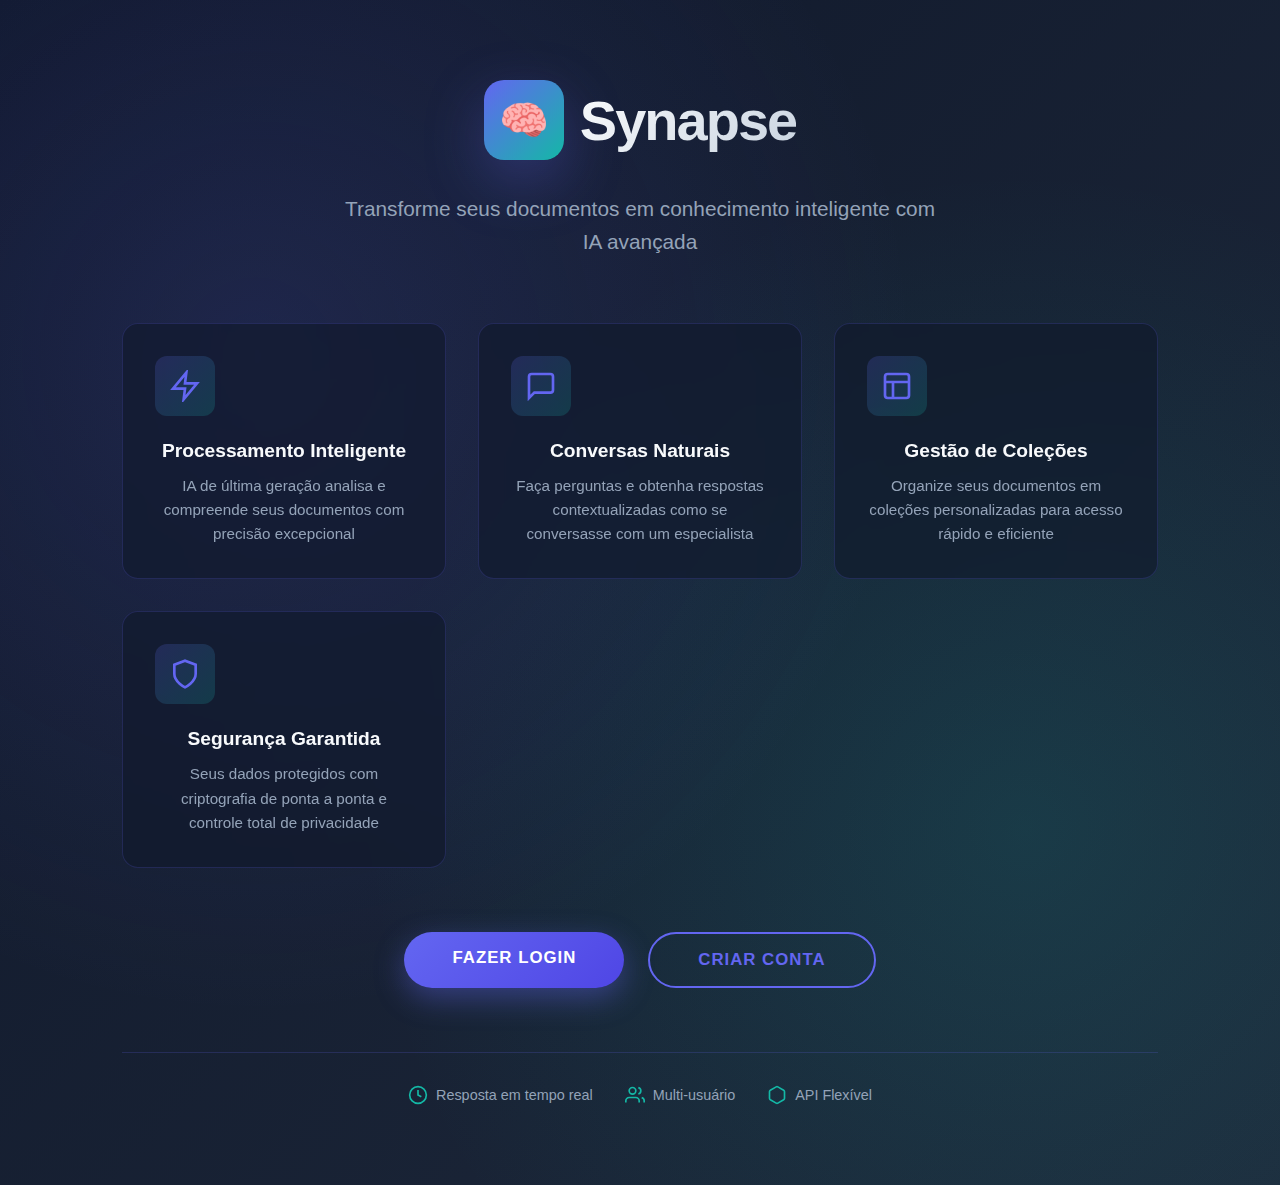
<file: Web/WelcomePage/Index.html>
<!DOCTYPE html>
<html lang="pt-br">
<head>
    <meta charset="UTF-8">
    <meta name="viewport" content="width=device-width, initial-scale=1.0">
    <title>Synapse - Seu Assistente Inteligente</title>
    <style>
        /* ====== RESET & VARIÁVEIS ====== */
        * {
            margin: 0;
            padding: 0;
            box-sizing: border-box;
        }

        :root {
            --bg-dark: #0f172a;
            --bg-darker: #020617;
            --primary: #6366f1;
            --primary-dark: #4f46e5;
            --accent: #14b8a6;
            --light: #f8fafc;
            --gray-500: #94a3b8;
            --gray-700: #334155;
        }

        body {
            font-family: 'Inter', -apple-system, BlinkMacSystemFont, 'Segoe UI', sans-serif;
            background: linear-gradient(135deg, #0f172a 0%, #1e293b 100%);
            color: var(--light);
            min-height: 100vh;
            overflow-x: hidden;
        }

        /* ====== CONTAINER PRINCIPAL ====== */
        .login-container {
            min-height: 100vh;
            display: flex;
            align-items: center;
            justify-content: center;
            padding: 2rem 1rem;
            position: relative;
            overflow: hidden;
        }

        /* Background animado */
        .login-container::before {
            content: '';
            position: absolute;
            top: 0;
            left: 0;
            right: 0;
            bottom: 0;
            background: 
                radial-gradient(circle at 20% 30%, rgba(99, 102, 241, 0.15) 0%, transparent 50%),
                radial-gradient(circle at 80% 70%, rgba(20, 184, 166, 0.15) 0%, transparent 50%);
            animation: backgroundPulse 15s ease-in-out infinite;
        }

        @keyframes backgroundPulse {
            0%, 100% { opacity: 0.3; }
            50% { opacity: 0.6; }
        }

        .login-wrapper {
            width: 100%;
            max-width: 1100px;
            position: relative;
            z-index: 1;
        }

        /* ====== WELCOME SCREEN ====== */
        .welcome-screen {
            animation: fadeIn 1s ease-in-out;
            text-align: center;
            padding: 3rem 2rem;
        }

        /* Header da Welcome */
        .welcome-header {
            margin-bottom: 4rem;
        }

        .brand-container {
            display: flex;
            align-items: center;
            justify-content: center;
            gap: 1rem;
            margin-bottom: 2rem;
            animation: slideInDown 0.8s ease-out;
        }

        .brand-logo {
            width: 80px;
            height: 80px;
            background: linear-gradient(135deg, #6366f1, #14b8a6);
            border-radius: 20px;
            display: flex;
            align-items: center;
            justify-content: center;
            font-size: 2.5rem;
            box-shadow: 0 20px 60px rgba(99, 102, 241, 0.3);
            animation: float 3s ease-in-out infinite;
        }

        @keyframes float {
            0%, 100% { transform: translateY(0px); }
            50% { transform: translateY(-10px); }
        }

        .brand-name {
            font-size: 3.5rem;
            font-weight: 900;
            background: linear-gradient(135deg, #f8fafc, #cbd5e1);
            -webkit-background-clip: text;
            -webkit-text-fill-color: transparent;
            letter-spacing: -2px;
        }

        .welcome-tagline {
            font-size: 1.3rem;
            color: var(--gray-500);
            max-width: 600px;
            margin: 0 auto 3rem;
            line-height: 1.6;
            animation: slideInUp 0.8s ease-out 0.2s both;
        }

        /* Features Grid */
        .features-grid {
            display: grid;
            grid-template-columns: repeat(auto-fit, minmax(280px, 1fr));
            gap: 2rem;
            margin-bottom: 4rem;
            animation: slideInUp 0.8s ease-out 0.4s both;
        }

        .feature-card {
            background: rgba(15, 23, 42, 0.6);
            backdrop-filter: blur(10px);
            border: 1px solid rgba(99, 102, 241, 0.2);
            border-radius: 16px;
            padding: 2rem;
            transition: all 0.4s cubic-bezier(0.34, 1.56, 0.64, 1);
            position: relative;
            overflow: hidden;
        }

        .feature-card::before {
            content: '';
            position: absolute;
            top: 0;
            left: 0;
            right: 0;
            height: 3px;
            background: linear-gradient(90deg, var(--primary), var(--accent));
            transform: scaleX(0);
            transform-origin: left;
            transition: transform 0.4s ease;
        }

        .feature-card:hover {
            transform: translateY(-8px);
            border-color: rgba(99, 102, 241, 0.6);
            box-shadow: 0 20px 60px rgba(99, 102, 241, 0.3);
        }

        .feature-card:hover::before {
            transform: scaleX(1);
        }

        .feature-icon-wrapper {
            width: 60px;
            height: 60px;
            background: linear-gradient(135deg, rgba(99, 102, 241, 0.2), rgba(20, 184, 166, 0.2));
            border-radius: 12px;
            display: flex;
            align-items: center;
            justify-content: center;
            margin-bottom: 1.5rem;
            transition: transform 0.3s ease;
        }

        .feature-card:hover .feature-icon-wrapper {
            transform: scale(1.1) rotate(5deg);
        }

        .feature-icon-wrapper svg {
            width: 32px;
            height: 32px;
            color: var(--primary);
        }

        .feature-title {
            font-size: 1.2rem;
            font-weight: 700;
            color: var(--light);
            margin-bottom: 0.75rem;
        }

        .feature-description {
            font-size: 0.95rem;
            color: var(--gray-500);
            line-height: 1.6;
        }

        /* Botões de Ação - AGORA SÃO LINKS */
        .welcome-actions {
            display: flex;
            gap: 1.5rem;
            justify-content: center;
            flex-wrap: wrap;
            animation: slideInUp 0.8s ease-out 0.6s both;
        }

        .btn-primary,
        .btn-secondary {
            padding: 1rem 3rem;
            font-size: 1.05rem;
            font-weight: 700;
            border-radius: 50px;
            border: none;
            cursor: pointer;
            transition: all 0.3s ease;
            text-transform: uppercase;
            letter-spacing: 1px;
            position: relative;
            overflow: hidden;
            text-decoration: none;
            display: inline-block;
        }

        .btn-primary {
            background: linear-gradient(135deg, var(--primary), var(--primary-dark));
            color: white;
            box-shadow: 0 10px 30px rgba(99, 102, 241, 0.4);
        }

        .btn-primary:hover {
            transform: translateY(-3px);
            box-shadow: 0 15px 45px rgba(99, 102, 241, 0.6);
        }

        .btn-secondary {
            background: transparent;
            color: var(--primary);
            border: 2px solid var(--primary);
        }

        .btn-secondary:hover {
            background: rgba(99, 102, 241, 0.1);
            transform: translateY(-3px);
        }

        /* Footer */
        .welcome-footer {
            margin-top: 4rem;
            padding-top: 2rem;
            border-top: 1px solid rgba(99, 102, 241, 0.2);
            display: flex;
            justify-content: center;
            align-items: center;
            gap: 2rem;
            flex-wrap: wrap;
            animation: fadeIn 0.8s ease-out 0.8s both;
        }

        .footer-item {
            display: flex;
            align-items: center;
            gap: 0.5rem;
            color: var(--gray-500);
            font-size: 0.9rem;
        }

        .footer-item svg {
            width: 20px;
            height: 20px;
            color: var(--accent);
        }

        /* Animações */
        @keyframes fadeIn {
            from { opacity: 0; }
            to { opacity: 1; }
        }

        @keyframes slideInDown {
            from {
                opacity: 0;
                transform: translateY(-30px);
            }
            to {
                opacity: 1;
                transform: translateY(0);
            }
        }

        @keyframes slideInUp {
            from {
                opacity: 0;
                transform: translateY(30px);
            }
            to {
                opacity: 1;
                transform: translateY(0);
            }
        }

        /* Responsivo */
        @media (max-width: 768px) {
            .brand-name {
                font-size: 2.5rem;
            }

            .welcome-tagline {
                font-size: 1.1rem;
            }

            .features-grid {
                grid-template-columns: 1fr;
                gap: 1.5rem;
            }

            .welcome-actions {
                flex-direction: column;
                width: 100%;
            }

            .btn-primary,
            .btn-secondary {
                width: 100%;
                text-align: center;
            }
        }
    </style>
</head>
<body>
    <div class="login-container">
        <div class="login-wrapper">
            <div class="welcome-screen">
                <div class="welcome-header">
                    <div class="brand-container">
                        <div class="brand-logo">🧠</div>
                        <h1 class="brand-name">Synapse</h1>
                    </div>
                    <p class="welcome-tagline">
                        Transforme seus documentos em conhecimento inteligente com IA avançada
                    </p>
                </div>

                <div class="features-grid">
                    <div class="feature-card">
                        <div class="feature-icon-wrapper">
                            <svg viewBox="0 0 24 24" fill="none" stroke="currentColor" stroke-width="2">
                                <path d="M13 2L3 14h9l-1 8 10-12h-9l1-8z"/>
                            </svg>
                        </div>
                        <h3 class="feature-title">Processamento Inteligente</h3>
                        <p class="feature-description">
                            IA de última geração analisa e compreende seus documentos com precisão excepcional
                        </p>
                    </div>

                    <div class="feature-card">
                        <div class="feature-icon-wrapper">
                            <svg viewBox="0 0 24 24" fill="none" stroke="currentColor" stroke-width="2">
                                <path d="M21 15a2 2 0 0 1-2 2H7l-4 4V5a2 2 0 0 1 2-2h14a2 2 0 0 1 2 2z"/>
                            </svg>
                        </div>
                        <h3 class="feature-title">Conversas Naturais</h3>
                        <p class="feature-description">
                            Faça perguntas e obtenha respostas contextualizadas como se conversasse com um especialista
                        </p>
                    </div>

                    <div class="feature-card">
                        <div class="feature-icon-wrapper">
                            <svg viewBox="0 0 24 24" fill="none" stroke="currentColor" stroke-width="2">
                                <rect x="3" y="3" width="18" height="18" rx="2"/>
                                <path d="M3 9h18M9 21V9"/>
                            </svg>
                        </div>
                        <h3 class="feature-title">Gestão de Coleções</h3>
                        <p class="feature-description">
                            Organize seus documentos em coleções personalizadas para acesso rápido e eficiente
                        </p>
                    </div>

                    <div class="feature-card">
                        <div class="feature-icon-wrapper">
                            <svg viewBox="0 0 24 24" fill="none" stroke="currentColor" stroke-width="2">
                                <path d="M12 22s8-4 8-10V5l-8-3-8 3v7c0 6 8 10 8 10z"/>
                            </svg>
                        </div>
                        <h3 class="feature-title">Segurança Garantida</h3>
                        <p class="feature-description">
                            Seus dados protegidos com criptografia de ponta a ponta e controle total de privacidade
                        </p>
                    </div>
                </div>

                <div class="welcome-actions">
                    <a href="LoginPage.html" class="btn-primary">Fazer Login</a>
                    <a href="Register.html" class="btn-secondary">Criar Conta</a>
                </div>

                <div class="welcome-footer">
                    <div class="footer-item">
                        <svg viewBox="0 0 24 24" fill="none" stroke="currentColor" stroke-width="2">
                            <circle cx="12" cy="12" r="10"/>
                            <path d="M12 6v6l4 2"/>
                        </svg>
                        Resposta em tempo real
                    </div>
                    <div class="footer-item">
                        <svg viewBox="0 0 24 24" fill="none" stroke="currentColor" stroke-width="2">
                            <path d="M17 21v-2a4 4 0 0 0-4-4H5a4 4 0 0 0-4 4v2"/>
                            <circle cx="9" cy="7" r="4"/>
                            <path d="M23 21v-2a4 4 0 0 0-3-3.87"/>
                            <path d="M16 3.13a4 4 0 0 1 0 7.75"/>
                        </svg>
                        Multi-usuário
                    </div>
                    <div class="footer-item">
                        <svg viewBox="0 0 24 24" fill="none" stroke="currentColor" stroke-width="2">
                            <path d="M21 16V8a2 2 0 0 0-1-1.73l-7-4a2 2 0 0 0-2 0l-7 4A2 2 0 0 0 3 8v8a2 2 0 0 0 1 1.73l7 4a2 2 0 0 0 2 0l7-4A2 2 0 0 0 21 16z"/>
                        </svg>
                        API Flexível
                    </div>
                </div>
            </div>
        </div>
    </div>
    <script src="../JS/auth.js"></script>
    <script src="../JS/api.js"></script>
</body>
</html>
</file>
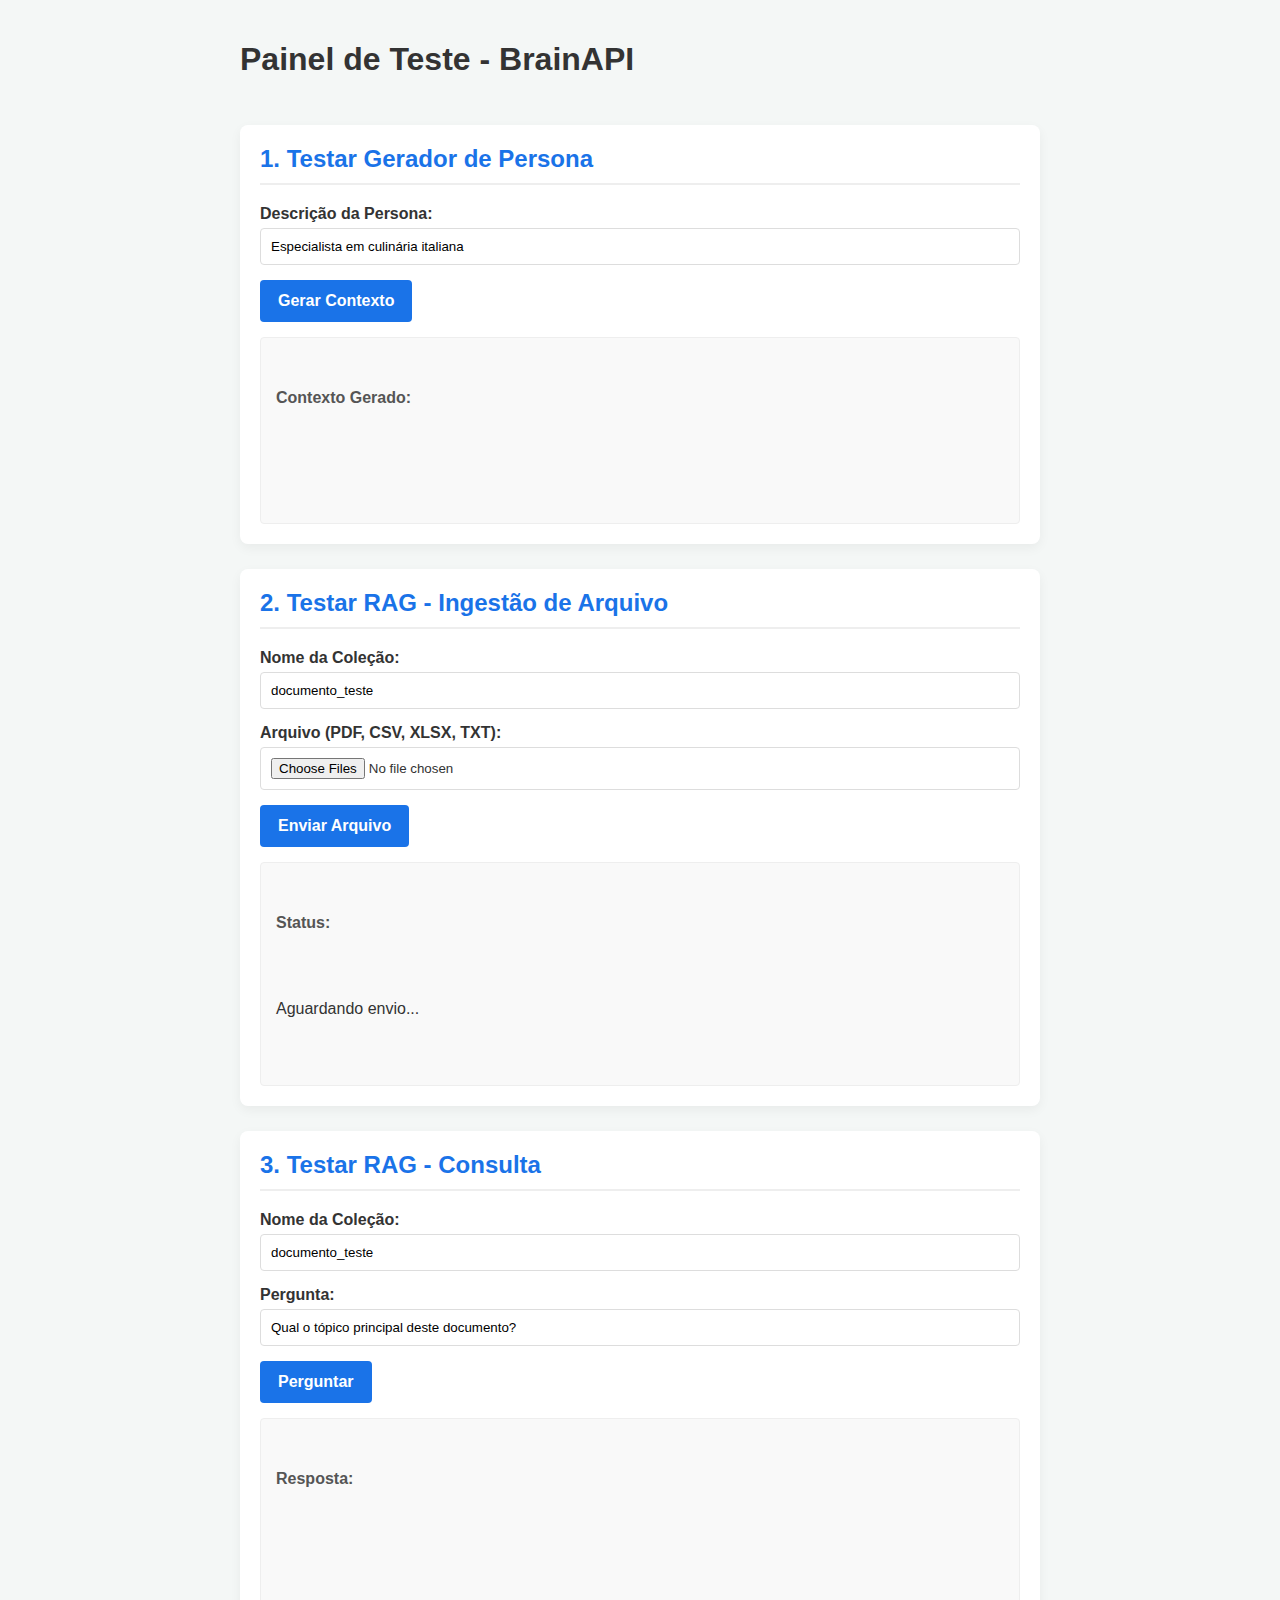
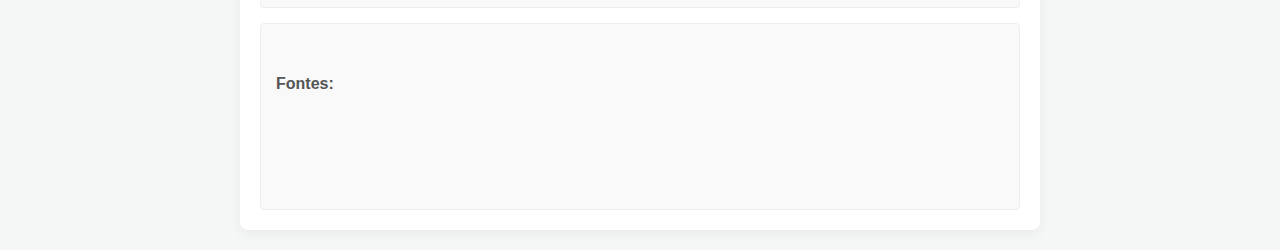
<file: teste.html>
<!DOCTYPE html>
<html lang="pt-br">
<head>
    <meta charset="UTF-8">
    <meta name="viewport" content="width=device-width, initial-scale=1.0">
    <title>Teste da BrainAPI</title>
    <style>
        body {
            font-family: -apple-system, BlinkMacSystemFont, "Segoe UI", Roboto, Helvetica, Arial, sans-serif;
            margin: 0;
            padding: 20px;
            background-color: #f4f7f6;
            color: #333;
        }
        .container {
            max-width: 800px;
            margin: 0 auto;
            display: grid;
            grid-template-columns: 1fr;
            gap: 25px;
        }
        .card {
            background-color: #ffffff;
            border-radius: 8px;
            padding: 20px;
            box-shadow: 0 4px 12px rgba(0, 0, 0, 0.05);
        }
        h2 {
            margin-top: 0;
            border-bottom: 2px solid #eee;
            padding-bottom: 10px;
            color: #1a73e8;
        }
        .form-group {
            margin-bottom: 15px;
        }
        label {
            display: block;
            font-weight: 600;
            margin-bottom: 5px;
        }
        input[type="text"],
        input[type="file"],
        textarea {
            width: 100%;
            padding: 10px;
            border: 1px solid #ddd;
            border-radius: 4px;
            box-sizing: border-box; /* Garante que o padding não afete a largura */
        }
        button {
            background-color: #1a73e8;
            color: white;
            padding: 12px 18px;
            border: none;
            border-radius: 4px;
            cursor: pointer;
            font-size: 16px;
            font-weight: 600;
            transition: background-color 0.2s;
        }
        button:hover {
            background-color: #185abc;
        }
        .output, .status {
            margin-top: 15px;
            background-color: #f9f9f9;
            border: 1px solid #eee;
            border-radius: 4px;
            padding: 15px;
            min-height: 50px;
            white-space: pre-wrap; /* Preserva quebras de linha */
            word-wrap: break-word;
        }
        .output h3, .status h3 {
            margin-top: 0;
            font-size: 1em;
            color: #555;
        }
        .loader {
            display: none; /* Oculto por padrão */
            text-align: center;
            padding: 20px;
            font-weight: 600;
            color: #1a73e8;
        }
    </style>
</head>
<body>

    <div class="container">
        <h1>Painel de Teste - BrainAPI</h1>

        <div id="loader" class="loader">Carregando...</div>

        <div class="card">
            <h2>1. Testar Gerador de Persona</h2>
            <div class="form-group">
                <label for="persona-desc">Descrição da Persona:</label>
                <input type="text" id="persona-desc" value="Especialista em culinária italiana">
            </div>
            <button id="btn-persona">Gerar Contexto</button>
            <div class="output" id="persona-output">
                <h3>Contexto Gerado:</h3>
                <pre></pre>
            </div>
        </div>

        <div class="card">
            <h2>2. Testar RAG - Ingestão de Arquivo</h2>
            <div class="form-group">
                <label for="ingest-collection">Nome da Coleção:</label>
                <input type="text" id="ingest-collection" value="documento_teste">
            </div>
            <div class="form-group">
                <label for="ingest-file">Arquivo (PDF, CSV, XLSX, TXT):</label>
                <input type="file" id="ingest-file" multiple>
            </div>
            <button id="btn-ingest">Enviar Arquivo</button>
            <div class="status" id="ingest-status">
                <h3>Status:</h3>
                <p>Aguardando envio...</p>
            </div>
        </div>

        <div class="card">
            <h2>3. Testar RAG - Consulta</h2>
            <div class="form-group">
                <label for="query-collection">Nome da Coleção:</label>
                <input type="text" id="query-collection" value="documento_teste">
            </div>
            <div class="form-group">
                <label for="query-question">Pergunta:</label>
                <input type="text" id="query-question" value="Qual o tópico principal deste documento?">
            </div>
            <button id="btn-query">Perguntar</button>
            <div class="output" id="query-answer">
                <h3>Resposta:</h3>
                <p></p>
            </div>
            <div class="output" id="query-sources">
                <h3>Fontes:</h3>
                <pre></pre>
            </div>
        </div>

    </div>

    <script>
        // URL base da sua API. Ajuste a porta se necessário (ex: :7296 para https)
        const API_URL = 'http://localhost:5292'; 
        const loader = document.getElementById('loader');

        // --- 1. Gerador de Persona ---
        const btnPersona = document.getElementById('btn-persona');
        const personaDesc = document.getElementById('persona-desc');
        const personaOutput = document.querySelector('#persona-output pre');

        btnPersona.addEventListener('click', async () => {
            loader.style.display = 'block';
            personaOutput.textContent = '';
            try {
                const response = await fetch(`${API_URL}/api/persona/generate`, {
                    method: 'POST',
                    headers: { 'Content-Type': 'application/json' },
                    body: JSON.stringify({ description: personaDesc.value })
                });

                if (!response.ok) throw new Error(`Erro: ${response.status} ${response.statusText}`);
                
                const data = await response.json();
                personaOutput.textContent = data.generatedContext;

            } catch (error) {
                personaOutput.textContent = `Erro ao conectar com a API: ${error.message}`;
            } finally {
                loader.style.display = 'none';
            }
        });

        // --- 2. Ingestão de Arquivo ---
        // --- 2. Ingestão de Arquivo ---
        const btnIngest = document.getElementById('btn-ingest');
        const ingestCollection = document.getElementById('ingest-collection');
        const ingestFile = document.getElementById('ingest-file');
        const ingestStatus = document.querySelector('#ingest-status p');

        btnIngest.addEventListener('click', async () => {
            if (ingestFile.files.length === 0) {
                ingestStatus.textContent = 'Por favor, selecione um arquivo.';
                return;
            }
            if (ingestFile.files.length > 5) {
                ingestStatus.textContent = 'Erro: Você só pode enviar até 5 arquivos por vez.';
                return;
            }
            if (!ingestCollection.value) {
                ingestStatus.textContent = 'Por favor, defina um nome para a coleção.';
                return;
            }

            loader.style.display = 'block';
            ingestStatus.textContent = 'Enviando arquivos...';

            const formData = new FormData();
            
            // Loop para adicionar TODOS os arquivos ao FormData
            // A chave 'files' DEVE corresponder ao parâmetro C# (List<IFormFile> files)
            for (const file of ingestFile.files) {
                formData.append('files', file);
            }

            const collectionName = encodeURIComponent(ingestCollection.value);

            try {
                const response = await fetch(`${API_URL}/api/data/ingest-file?collectionName=${collectionName}`, {
                    method: 'POST',
                    body: formData 
                    // Nota: Não defina 'Content-Type' ao usar FormData
                });

                const responseText = await response.text();
                if (!response.ok) throw new Error(responseText);
                
                ingestStatus.textContent = responseText;

            } catch (error) {
                ingestStatus.textContent = `Erro ao enviar arquivos: ${error.message}`;
            } finally {
                loader.style.display = 'none';
            }
        });

        // --- 3. Consulta RAG ---
        const btnQuery = document.getElementById('btn-query');
        const queryCollection = document.getElementById('query-collection');
        const queryQuestion = document.getElementById('query-question');
        const queryAnswer = document.querySelector('#query-answer p');
        const querySources = document.querySelector('#query-sources pre');

        btnQuery.addEventListener('click', async () => {
            loader.style.display = 'block';
            queryAnswer.textContent = '';
            querySources.textContent = '';

            try {
                const response = await fetch(`${API_URL}/api/query/ask`, {
                    method: 'POST',
                    headers: { 'Content-Type': 'application/json' },
                    body: JSON.stringify({
                        collectionName: queryCollection.value,
                        question: queryQuestion.value
                    })
                });

                if (!response.ok) throw new Error(`Erro: ${response.status} ${response.statusText}`);

                const data = await response.json();
                queryAnswer.textContent = data.answer;
                
                const sourcesText = data.sources.map((src, index) => `--- Fonte ${index + 1} ---\n${src}`).join('\n\n');
                querySources.textContent = sourcesText || 'Nenhuma fonte encontrada.';

            } catch (error) {
                queryAnswer.textContent = `Erro ao consultar a API: ${error.message}`;
            } finally {
                loader.style.display = 'none';
            }
        });

    </script>
</body>
</html>
</file>
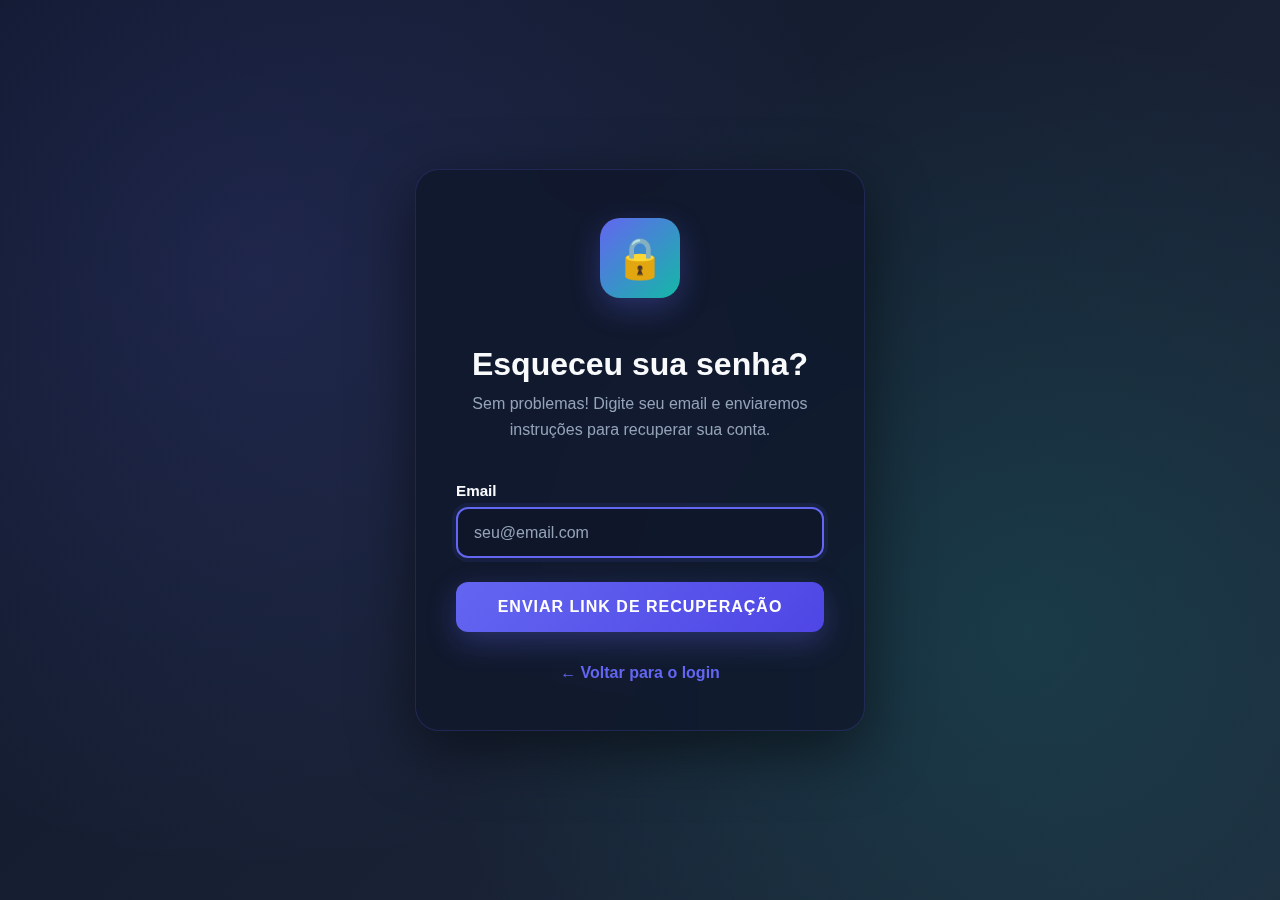
<file: Web/WelcomePage/Forget.html>
<!DOCTYPE html>
<html lang="pt-br">
<head>
    <meta charset="UTF-8">
    <meta name="viewport" content="width=device-width, initial-scale=1.0">
    <title>Recuperar Senha - Synapse</title>
    <style>
        * {
            margin: 0;
            padding: 0;
            box-sizing: border-box;
        }

        :root {
            --primary: #6366f1;
            --primary-dark: #4f46e5;
            --accent: #14b8a6;
            --light: #f8fafc;
            --gray-500: #94a3b8;
            --error: #ef4444;
            --success: #10b981;
        }

        body {
            font-family: 'Inter', -apple-system, BlinkMacSystemFont, 'Segoe UI', sans-serif;
            background: linear-gradient(135deg, #0f172a 0%, #1e293b 100%);
            color: var(--light);
            min-height: 100vh;
            display: flex;
            align-items: center;
            justify-content: center;
            padding: 1rem;
            position: relative;
            overflow: hidden;
        }

        body::before {
            content: '';
            position: absolute;
            top: 0;
            left: 0;
            right: 0;
            bottom: 0;
            background: 
                radial-gradient(circle at 20% 30%, rgba(99, 102, 241, 0.15) 0%, transparent 50%),
                radial-gradient(circle at 80% 70%, rgba(20, 184, 166, 0.15) 0%, transparent 50%);
            animation: backgroundPulse 15s ease-in-out infinite;
            pointer-events: none;
        }

        @keyframes backgroundPulse {
            0%, 100% { opacity: 0.3; }
            50% { opacity: 0.6; }
        }

        .forgot-container {
            width: 100%;
            max-width: 450px;
            position: relative;
            z-index: 1;
        }

        .forgot-card {
            background: rgba(15, 23, 42, 0.8);
            backdrop-filter: blur(20px);
            border: 1px solid rgba(99, 102, 241, 0.2);
            border-radius: 24px;
            padding: 3rem 2.5rem;
            box-shadow: 0 20px 60px rgba(0, 0, 0, 0.5);
            animation: slideUp 0.6s ease-out;
        }

        @keyframes slideUp {
            from { opacity: 0; transform: translateY(30px); }
            to { opacity: 1; transform: translateY(0); }
        }

        .icon-container {
            text-align: center;
            margin-bottom: 2rem;
        }

        .lock-icon {
            width: 80px;
            height: 80px;
            background: linear-gradient(135deg, var(--primary), var(--accent));
            border-radius: 20px;
            display: inline-flex;
            align-items: center;
            justify-content: center;
            font-size: 2.5rem;
            box-shadow: 0 10px 30px rgba(99, 102, 241, 0.3);
            animation: float 3s ease-in-out infinite;
            margin-bottom: 1rem;
        }

        @keyframes float {
            0%, 100% { transform: translateY(0px); }
            50% { transform: translateY(-5px); }
        }

        .forgot-header {
            text-align: center;
            margin-bottom: 2.5rem;
        }

        .forgot-header h1 {
            font-size: 2rem;
            margin-bottom: 0.5rem;
            color: var(--light);
            font-weight: 700;
        }

        .forgot-header p {
            color: var(--gray-500);
            font-size: 1rem;
            line-height: 1.6;
        }

        .form-group {
            margin-bottom: 1.5rem;
        }

        .form-group label {
            display: block;
            font-weight: 600;
            margin-bottom: 0.5rem;
            color: var(--light);
            font-size: 0.95rem;
        }

        .input-wrapper input {
            width: 100%;
            padding: 0.9rem 1rem;
            background: rgba(15, 23, 42, 0.9);
            border: 2px solid rgba(99, 102, 241, 0.2);
            border-radius: 12px;
            color: var(--light);
            font-size: 1rem;
            transition: all 0.3s ease;
        }

        .input-wrapper input:focus {
            outline: none;
            border-color: var(--primary);
            box-shadow: 0 0 0 4px rgba(99, 102, 241, 0.1);
        }

        .input-wrapper input::placeholder {
            color: var(--gray-500);
        }

        .forgot-button {
            width: 100%;
            padding: 1rem;
            font-size: 1rem;
            font-weight: 700;
            border-radius: 12px;
            border: none;
            cursor: pointer;
            background: linear-gradient(135deg, var(--primary), var(--primary-dark));
            color: white;
            transition: all 0.3s ease;
            text-transform: uppercase;
            letter-spacing: 1px;
            box-shadow: 0 10px 30px rgba(99, 102, 241, 0.3);
        }

        .forgot-button:hover {
            transform: translateY(-2px);
            box-shadow: 0 15px 40px rgba(99, 102, 241, 0.5);
        }

        .forgot-button:disabled {
            opacity: 0.6;
            cursor: not-allowed;
            transform: none;
        }

        .status {
            display: none;
            padding: 1rem;
            border-radius: 12px;
            margin-top: 1rem;
            font-size: 0.9rem;
            text-align: center;
        }

        .status.success {
            background: rgba(16, 185, 129, 0.1);
            border: 1px solid rgba(16, 185, 129, 0.3);
            color: var(--success);
        }

        .status.error {
            background: rgba(239, 68, 68, 0.1);
            border: 1px solid rgba(239, 68, 68, 0.3);
            color: var(--error);
        }

        .back-link-container {
            text-align: center;
            margin-top: 2rem;
        }

        .back-link {
            color: var(--primary);
            font-weight: 600;
            text-decoration: none;
            transition: color 0.3s ease;
            display: inline-flex;
            align-items: center;
            gap: 0.5rem;
        }

        .back-link:hover {
            color: var(--accent);
        }

        @media (max-width: 480px) {
            .forgot-card { padding: 2rem 1.5rem; }
        }
    </style>
</head>
<body>
    <div class="forgot-container">
        <div class="forgot-card">
            <div class="icon-container">
                <div class="lock-icon">🔒</div>
            </div>

            <div class="forgot-header">
                <h1>Esqueceu sua senha?</h1>
                <p>
                    Sem problemas! Digite seu email e enviaremos instruções 
                    para recuperar sua conta.
                </p>
            </div>

            <form id="forgot-form">
                <div class="form-group">
                    <label for="email">Email</label>
                    <div class="input-wrapper">
                        <input type="email" id="email" placeholder="seu@email.com" required autocomplete="email">
                    </div>
                </div>

                <button type="submit" class="forgot-button" id="forgot-btn">
                    Enviar Link de Recuperação
                </button>

                <div class="status" id="status"><p></p></div>
            </form>

            <div class="back-link-container">
                <a href="LoginPage.html" class="back-link">
                    ← Voltar para o login
                </a>
            </div>
        </div>
    </div>

    <script src="../JS/auth.js"></script>
    <script src="../JS/api.js"></script>
    <script>
        document.addEventListener('DOMContentLoaded', () => {
            if (auth.isAuthenticated()) {
                window.location.href = '../Home/home.html';
                return;
            }

            const form = document.getElementById('forgot-form');
            const emailInput = document.getElementById('email');
            const forgotBtn = document.getElementById('forgot-btn');
            const statusDiv = document.getElementById('status');
            const statusText = statusDiv.querySelector('p');

            emailInput.focus();

            function showStatus(message, isError = false) {
                statusText.textContent = message;
                statusDiv.style.display = 'block';
                statusDiv.className = 'status ' + (isError ? 'error' : 'success');
            }

            function hideStatus() {
                statusDiv.style.display = 'none';
            }

            function setButtonState(disabled, text) {
                forgotBtn.disabled = disabled;
                forgotBtn.textContent = text;
            }

            form.addEventListener('submit', async (e) => {
                e.preventDefault();
                hideStatus();

                const email = emailInput.value.trim();

                if (!email) {
                    showStatus('Por favor, digite seu email.', true);
                    return;
                }

                setButtonState(true, 'Enviando...');

                try {
                    await new Promise(resolve => setTimeout(resolve, 1500));
                    
                    showStatus(
                        '✓ Se este email estiver cadastrado, você receberá um link de recuperação em breve.',
                        false
                    );
                    
                    emailInput.disabled = true;
                    
                    setTimeout(() => {
                        window.location.href = 'LoginPage.html';
                    }, 4000);
                } catch (error) {
                    console.error('Erro na recuperação:', error);
                    showStatus(error.message || 'Erro ao enviar email de recuperação.', true);
                    setButtonState(false, 'Enviar Link de Recuperação');
                }
            });
        });
    </script>
</body>
</html>
</file>
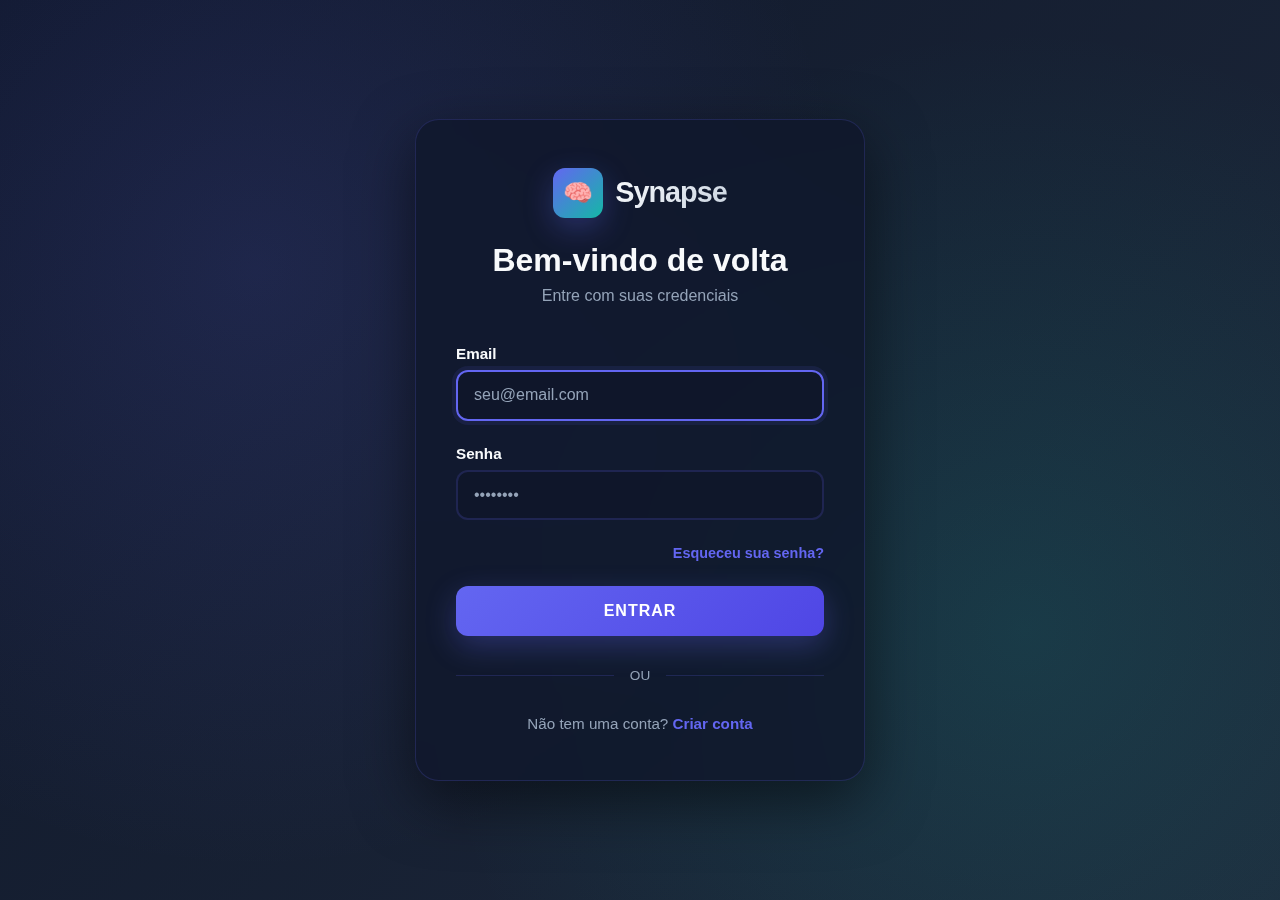
<file: Web/WelcomePage/LoginPage.html>
<!DOCTYPE html>
<html lang="pt-br">
<head>
    <meta charset="UTF-8">
    <meta name="viewport" content="width=device-width, initial-scale=1.0">
    <title>Login - Synapse</title>
    <style>
        * {
            margin: 0;
            padding: 0;
            box-sizing: border-box;
        }

        :root {
            --primary: #6366f1;
            --primary-dark: #4f46e5;
            --accent: #14b8a6;
            --light: #f8fafc;
            --gray-400: #cbd5e1;
            --gray-500: #94a3b8;
            --error: #ef4444;
            --success: #10b981;
        }

        body {
            font-family: 'Inter', -apple-system, BlinkMacSystemFont, 'Segoe UI', sans-serif;
            background: linear-gradient(135deg, #0f172a 0%, #1e293b 100%);
            color: var(--light);
            min-height: 100vh;
            display: flex;
            align-items: center;
            justify-content: center;
            padding: 1rem;
            position: relative;
            overflow: hidden;
        }

        body::before {
            content: '';
            position: absolute;
            top: 0;
            left: 0;
            right: 0;
            bottom: 0;
            background: 
                radial-gradient(circle at 20% 30%, rgba(99, 102, 241, 0.15) 0%, transparent 50%),
                radial-gradient(circle at 80% 70%, rgba(20, 184, 166, 0.15) 0%, transparent 50%);
            animation: backgroundPulse 15s ease-in-out infinite;
            pointer-events: none;
        }

        @keyframes backgroundPulse {
            0%, 100% { opacity: 0.3; }
            50% { opacity: 0.6; }
        }

        .login-container {
            width: 100%;
            max-width: 450px;
            position: relative;
            z-index: 1;
        }

        .login-card {
            background: rgba(15, 23, 42, 0.8);
            backdrop-filter: blur(20px);
            border: 1px solid rgba(99, 102, 241, 0.2);
            border-radius: 24px;
            padding: 3rem 2.5rem;
            box-shadow: 0 20px 60px rgba(0, 0, 0, 0.5);
            animation: slideUp 0.6s ease-out;
        }

        @keyframes slideUp {
            from {
                opacity: 0;
                transform: translateY(30px);
            }
            to {
                opacity: 1;
                transform: translateY(0);
            }
        }

        .login-header {
            text-align: center;
            margin-bottom: 2.5rem;
        }

        .logo-container {
            display: inline-flex;
            align-items: center;
            gap: 0.75rem;
            margin-bottom: 1.5rem;
        }

        .logo {
            width: 50px;
            height: 50px;
            background: linear-gradient(135deg, var(--primary), var(--accent));
            border-radius: 12px;
            display: flex;
            align-items: center;
            justify-content: center;
            font-size: 1.5rem;
            box-shadow: 0 10px 30px rgba(99, 102, 241, 0.3);
            animation: float 3s ease-in-out infinite;
        }

        @keyframes float {
            0%, 100% { transform: translateY(0px); }
            50% { transform: translateY(-5px); }
        }

        .brand-name {
            font-size: 1.8rem;
            font-weight: 800;
            background: linear-gradient(135deg, var(--light), var(--gray-400));
            -webkit-background-clip: text;
            -webkit-text-fill-color: transparent;
            letter-spacing: -1px;
        }

        .login-header h1 {
            font-size: 2rem;
            margin-bottom: 0.5rem;
            color: var(--light);
            font-weight: 700;
        }

        .login-header p {
            color: var(--gray-500);
            font-size: 1rem;
        }

        .form-group {
            margin-bottom: 1.5rem;
        }

        .form-group label {
            display: block;
            font-weight: 600;
            margin-bottom: 0.5rem;
            color: var(--light);
            font-size: 0.95rem;
        }

        .input-wrapper input {
            width: 100%;
            padding: 0.9rem 1rem;
            background: rgba(15, 23, 42, 0.9);
            border: 2px solid rgba(99, 102, 241, 0.2);
            border-radius: 12px;
            color: var(--light);
            font-size: 1rem;
            transition: all 0.3s ease;
        }

        .input-wrapper input:focus {
            outline: none;
            border-color: var(--primary);
            box-shadow: 0 0 0 4px rgba(99, 102, 241, 0.1);
        }

        .input-wrapper input::placeholder {
            color: var(--gray-500);
        }

        .forgot-password-container {
            text-align: right;
            margin-bottom: 1.5rem;
        }

        .forgot-password-link {
            color: var(--primary);
            font-size: 0.9rem;
            font-weight: 600;
            transition: color 0.3s ease;
            text-decoration: none;
        }

        .forgot-password-link:hover {
            color: var(--accent);
            text-decoration: underline;
        }

        .login-button {
            width: 100%;
            padding: 1rem;
            font-size: 1rem;
            font-weight: 700;
            border-radius: 12px;
            border: none;
            cursor: pointer;
            background: linear-gradient(135deg, var(--primary), var(--primary-dark));
            color: white;
            transition: all 0.3s ease;
            text-transform: uppercase;
            letter-spacing: 1px;
            box-shadow: 0 10px 30px rgba(99, 102, 241, 0.3);
        }

        .login-button:hover {
            transform: translateY(-2px);
            box-shadow: 0 15px 40px rgba(99, 102, 241, 0.5);
        }

        .login-button:disabled {
            opacity: 0.6;
            cursor: not-allowed;
            transform: none;
        }

        .status {
            display: none;
            padding: 1rem;
            border-radius: 12px;
            margin-top: 1rem;
            font-size: 0.9rem;
            text-align: center;
        }

        .status.success {
            background: rgba(16, 185, 129, 0.1);
            border: 1px solid rgba(16, 185, 129, 0.3);
            color: var(--success);
        }

        .status.error {
            background: rgba(239, 68, 68, 0.1);
            border: 1px solid rgba(239, 68, 68, 0.3);
            color: var(--error);
        }

        .divider {
            display: flex;
            align-items: center;
            margin: 2rem 0;
            color: var(--gray-500);
            font-size: 0.85rem;
        }

        .divider::before,
        .divider::after {
            content: '';
            flex: 1;
            height: 1px;
            background: rgba(99, 102, 241, 0.2);
        }

        .divider span {
            padding: 0 1rem;
        }

        .register-link-container {
            text-align: center;
            color: var(--gray-500);
            font-size: 0.95rem;
        }

        .register-link {
            color: var(--primary);
            font-weight: 600;
            text-decoration: none;
            transition: color 0.3s ease;
        }

        .register-link:hover {
            color: var(--accent);
            text-decoration: underline;
        }

        @media (max-width: 480px) {
            .login-card {
                padding: 2rem 1.5rem;
            }
        }
    </style>
</head>
<body>
    <div class="login-container">
        <div class="login-card">
            <div class="login-header">
                <div class="logo-container">
                    <div class="logo">🧠</div>
                    <span class="brand-name">Synapse</span>
                </div>
                <h1>Bem-vindo de volta</h1>
                <p>Entre com suas credenciais</p>
            </div>

            <form id="login-form">
                <div class="form-group">
                    <label for="email">Email</label>
                    <div class="input-wrapper">
                        <input 
                            type="email" 
                            id="email" 
                            name="email"
                            placeholder="seu@email.com"
                            required
                            autocomplete="email"
                        >
                    </div>
                </div>

                <div class="form-group">
                    <label for="password">Senha</label>
                    <div class="input-wrapper">
                        <input 
                            type="password" 
                            id="password" 
                            name="password"
                            placeholder="••••••••"
                            required
                            autocomplete="current-password"
                        >
                    </div>
                </div>

                <div class="forgot-password-container">
                    <a href="Forget.html" class="forgot-password-link">
                        Esqueceu sua senha?
                    </a>
                </div>

                <button type="submit" class="login-button" id="login-btn">
                    Entrar
                </button>

                <div class="status" id="status">
                    <p></p>
                </div>
            </form>

            <div class="divider">
                <span>OU</span>
            </div>

            <div class="register-link-container">
                Não tem uma conta? 
                <a href="Register.html" class="register-link">Criar conta</a>
            </div>
        </div>
    </div>

    <script src="../JS/auth.js"></script>
    <script src="../JS/api.js"></script>
    <script>
        document.addEventListener('DOMContentLoaded', () => {
            if (auth.isAuthenticated()) {
                window.location.href = '../Home/home.html';
                return;
            }

            const form = document.getElementById('login-form');
            const emailInput = document.getElementById('email');
            const passwordInput = document.getElementById('password');
            const loginBtn = document.getElementById('login-btn');
            const statusDiv = document.getElementById('status');
            const statusText = statusDiv.querySelector('p');

            emailInput.focus();

            function showStatus(message, isError = false) {
                statusText.textContent = message;
                statusDiv.style.display = 'block';
                statusDiv.className = 'status ' + (isError ? 'error' : 'success');
            }

            function hideStatus() {
                statusDiv.style.display = 'none';
            }

            function setButtonState(disabled, text) {
                loginBtn.disabled = disabled;
                loginBtn.textContent = text;
            }

            form.addEventListener('submit', async (e) => {
                e.preventDefault();
                hideStatus();

                const email = emailInput.value.trim();
                const password = passwordInput.value.trim();

                if (!email || !password) {
                    showStatus('Por favor, preencha todos os campos.', true);
                    return;
                }

                setButtonState(true, 'Entrando...');

                try {
                    const data = await api.loginUser(email, password);
                    auth.saveToken(data.token);
                    showStatus('✓ Login realizado! Redirecionando...');
                    
                    setTimeout(() => {
                        window.location.href = '../Home/home.html';
                    }, 800);
                } catch (error) {
                    console.error('Erro no login:', error);
                    showStatus(error.message || 'Credenciais inválidas. Tente novamente.', true);
                    setButtonState(false, 'Entrar');
                }
            });
        });
    </script>
</body>
</html>
</file>
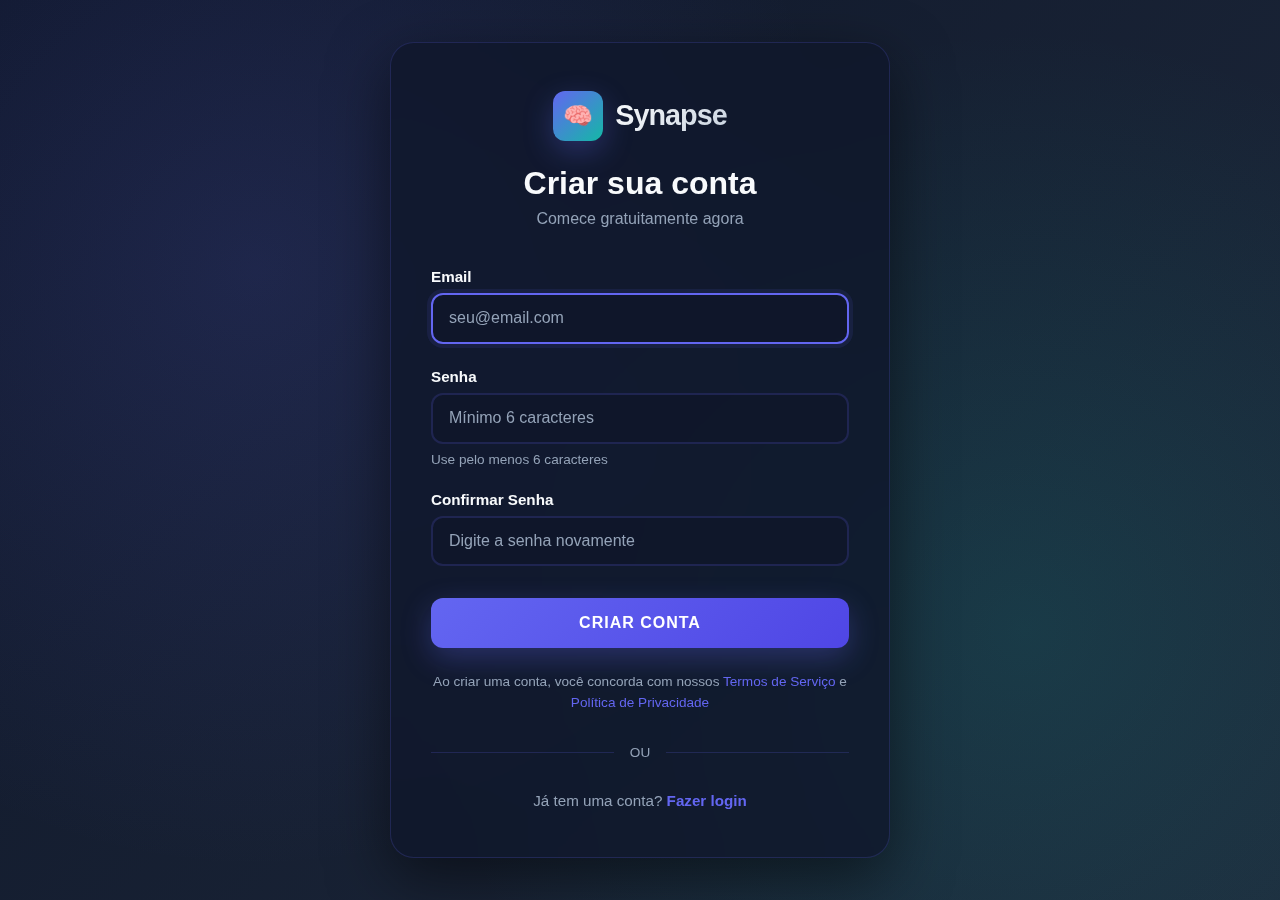
<file: Web/WelcomePage/Register.html>
<!DOCTYPE html>
<html lang="pt-br">
<head>
    <meta charset="UTF-8">
    <meta name="viewport" content="width=device-width, initial-scale=1.0">
    <title>Criar Conta - Synapse</title>
    <style>
        * {
            margin: 0;
            padding: 0;
            box-sizing: border-box;
        }

        :root {
            --primary: #6366f1;
            --primary-dark: #4f46e5;
            --accent: #14b8a6;
            --light: #f8fafc;
            --gray-400: #cbd5e1;
            --gray-500: #94a3b8;
            --error: #ef4444;
            --success: #10b981;
        }

        body {
            font-family: 'Inter', -apple-system, BlinkMacSystemFont, 'Segoe UI', sans-serif;
            background: linear-gradient(135deg, #0f172a 0%, #1e293b 100%);
            color: var(--light);
            min-height: 100vh;
            display: flex;
            align-items: center;
            justify-content: center;
            padding: 1rem;
            position: relative;
            overflow: hidden;
        }

        body::before {
            content: '';
            position: absolute;
            top: 0;
            left: 0;
            right: 0;
            bottom: 0;
            background: 
                radial-gradient(circle at 20% 30%, rgba(99, 102, 241, 0.15) 0%, transparent 50%),
                radial-gradient(circle at 80% 70%, rgba(20, 184, 166, 0.15) 0%, transparent 50%);
            animation: backgroundPulse 15s ease-in-out infinite;
            pointer-events: none;
        }

        @keyframes backgroundPulse {
            0%, 100% { opacity: 0.3; }
            50% { opacity: 0.6; }
        }

        .register-container {
            width: 100%;
            max-width: 500px;
            position: relative;
            z-index: 1;
        }

        .register-card {
            background: rgba(15, 23, 42, 0.8);
            backdrop-filter: blur(20px);
            border: 1px solid rgba(99, 102, 241, 0.2);
            border-radius: 24px;
            padding: 3rem 2.5rem;
            box-shadow: 0 20px 60px rgba(0, 0, 0, 0.5);
            animation: slideUp 0.6s ease-out;
        }

        @keyframes slideUp {
            from { opacity: 0; transform: translateY(30px); }
            to { opacity: 1; transform: translateY(0); }
        }

        .register-header {
            text-align: center;
            margin-bottom: 2.5rem;
        }

        .logo-container {
            display: inline-flex;
            align-items: center;
            gap: 0.75rem;
            margin-bottom: 1.5rem;
        }

        .logo {
            width: 50px;
            height: 50px;
            background: linear-gradient(135deg, var(--primary), var(--accent));
            border-radius: 12px;
            display: flex;
            align-items: center;
            justify-content: center;
            font-size: 1.5rem;
            box-shadow: 0 10px 30px rgba(99, 102, 241, 0.3);
            animation: float 3s ease-in-out infinite;
        }

        @keyframes float {
            0%, 100% { transform: translateY(0px); }
            50% { transform: translateY(-5px); }
        }

        .brand-name {
            font-size: 1.8rem;
            font-weight: 800;
            background: linear-gradient(135deg, var(--light), var(--gray-400));
            -webkit-background-clip: text;
            -webkit-text-fill-color: transparent;
            letter-spacing: -1px;
        }

        .register-header h1 {
            font-size: 2rem;
            margin-bottom: 0.5rem;
            color: var(--light);
            font-weight: 700;
        }

        .register-header p {
            color: var(--gray-500);
            font-size: 1rem;
        }

        .form-group {
            margin-bottom: 1.5rem;
        }

        .form-group label {
            display: block;
            font-weight: 600;
            margin-bottom: 0.5rem;
            color: var(--light);
            font-size: 0.95rem;
        }

        .input-wrapper input {
            width: 100%;
            padding: 0.9rem 1rem;
            background: rgba(15, 23, 42, 0.9);
            border: 2px solid rgba(99, 102, 241, 0.2);
            border-radius: 12px;
            color: var(--light);
            font-size: 1rem;
            transition: all 0.3s ease;
        }

        .input-wrapper input:focus {
            outline: none;
            border-color: var(--primary);
            box-shadow: 0 0 0 4px rgba(99, 102, 241, 0.1);
        }

        .input-wrapper input::placeholder {
            color: var(--gray-500);
        }

        .password-strength {
            margin-top: 0.5rem;
            height: 4px;
            background: rgba(99, 102, 241, 0.2);
            border-radius: 2px;
            overflow: hidden;
            display: none;
        }

        .password-strength-bar {
            height: 100%;
            width: 0%;
            transition: all 0.3s ease;
            border-radius: 2px;
        }

        .password-strength.weak .password-strength-bar {
            width: 33%;
            background: var(--error);
        }

        .password-strength.medium .password-strength-bar {
            width: 66%;
            background: #f59e0b;
        }

        .password-strength.strong .password-strength-bar {
            width: 100%;
            background: var(--success);
        }

        .password-hint {
            margin-top: 0.5rem;
            font-size: 0.85rem;
            color: var(--gray-500);
        }

        .register-button {
            width: 100%;
            padding: 1rem;
            font-size: 1rem;
            font-weight: 700;
            border-radius: 12px;
            border: none;
            cursor: pointer;
            background: linear-gradient(135deg, var(--primary), var(--primary-dark));
            color: white;
            transition: all 0.3s ease;
            text-transform: uppercase;
            letter-spacing: 1px;
            box-shadow: 0 10px 30px rgba(99, 102, 241, 0.3);
            margin-top: 0.5rem;
        }

        .register-button:hover {
            transform: translateY(-2px);
            box-shadow: 0 15px 40px rgba(99, 102, 241, 0.5);
        }

        .register-button:disabled {
            opacity: 0.6;
            cursor: not-allowed;
            transform: none;
        }

        .status {
            display: none;
            padding: 1rem;
            border-radius: 12px;
            margin-top: 1rem;
            font-size: 0.9rem;
            text-align: center;
        }

        .status.success {
            background: rgba(16, 185, 129, 0.1);
            border: 1px solid rgba(16, 185, 129, 0.3);
            color: var(--success);
        }

        .status.error {
            background: rgba(239, 68, 68, 0.1);
            border: 1px solid rgba(239, 68, 68, 0.3);
            color: var(--error);
        }

        .divider {
            display: flex;
            align-items: center;
            margin: 2rem 0;
            color: var(--gray-500);
            font-size: 0.85rem;
        }

        .divider::before,
        .divider::after {
            content: '';
            flex: 1;
            height: 1px;
            background: rgba(99, 102, 241, 0.2);
        }

        .divider span {
            padding: 0 1rem;
        }

        .login-link-container {
            text-align: center;
            color: var(--gray-500);
            font-size: 0.95rem;
        }

        .login-link {
            color: var(--primary);
            font-weight: 600;
            text-decoration: none;
            transition: color 0.3s ease;
        }

        .login-link:hover {
            color: var(--accent);
            text-decoration: underline;
        }

        .terms-container {
            margin-top: 1.5rem;
            text-align: center;
            font-size: 0.85rem;
            color: var(--gray-500);
            line-height: 1.5;
        }

        .terms-container a {
            color: var(--primary);
            text-decoration: none;
        }

        .terms-container a:hover {
            text-decoration: underline;
        }

        @media (max-width: 480px) {
            .register-card { padding: 2rem 1.5rem; }
        }
    </style>
</head>
<body>
    <div class="register-container">
        <div class="register-card">
            <div class="register-header">
                <div class="logo-container">
                    <div class="logo">🧠</div>
                    <span class="brand-name">Synapse</span>
                </div>
                <h1>Criar sua conta</h1>
                <p>Comece gratuitamente agora</p>
            </div>

            <form id="register-form">
                <div class="form-group">
                    <label for="email">Email</label>
                    <div class="input-wrapper">
                        <input type="email" id="email" placeholder="seu@email.com" required autocomplete="email">
                    </div>
                </div>

                <div class="form-group">
                    <label for="password">Senha</label>
                    <div class="input-wrapper">
                        <input type="password" id="password" placeholder="Mínimo 6 caracteres" required autocomplete="new-password">
                    </div>
                    <div class="password-strength" id="password-strength">
                        <div class="password-strength-bar"></div>
                    </div>
                    <p class="password-hint">Use pelo menos 6 caracteres</p>
                </div>

                <div class="form-group">
                    <label for="confirm-password">Confirmar Senha</label>
                    <div class="input-wrapper">
                        <input type="password" id="confirm-password" placeholder="Digite a senha novamente" required autocomplete="new-password">
                    </div>
                </div>

                <button type="submit" class="register-button" id="register-btn">Criar Conta</button>

                <div class="status" id="status"><p></p></div>

                <div class="terms-container">
                    Ao criar uma conta, você concorda com nossos
                    <a href="#">Termos de Serviço</a> e
                    <a href="#">Política de Privacidade</a>
                </div>
            </form>

            <div class="divider"><span>OU</span></div>

            <div class="login-link-container">
                Já tem uma conta? 
                <a href="LoginPage.html" class="login-link">Fazer login</a>
            </div>
        </div>
    </div>

    <script src="../JS/auth.js"></script>
    <script src="../JS/api.js"></script>
    <script>
        document.addEventListener('DOMContentLoaded', () => {
            if (auth.isAuthenticated()) {
                window.location.href = '../Home/home.html';
                return;
            }

            const form = document.getElementById('register-form');
            const emailInput = document.getElementById('email');
            const passwordInput = document.getElementById('password');
            const confirmPasswordInput = document.getElementById('confirm-password');
            const registerBtn = document.getElementById('register-btn');
            const statusDiv = document.getElementById('status');
            const statusText = statusDiv.querySelector('p');
            const passwordStrength = document.getElementById('password-strength');

            emailInput.focus();

            passwordInput.addEventListener('input', () => {
                const password = passwordInput.value;
                passwordStrength.style.display = password.length > 0 ? 'block' : 'none';
                
                if (password.length === 0) {
                    passwordStrength.className = 'password-strength';
                } else if (password.length < 6) {
                    passwordStrength.className = 'password-strength weak';
                } else if (password.length < 10) {
                    passwordStrength.className = 'password-strength medium';
                } else {
                    passwordStrength.className = 'password-strength strong';
                }
            });

            function showStatus(message, isError = false) {
                statusText.textContent = message;
                statusDiv.style.display = 'block';
                statusDiv.className = 'status ' + (isError ? 'error' : 'success');
            }

            function hideStatus() {
                statusDiv.style.display = 'none';
            }

            function setButtonState(disabled, text) {
                registerBtn.disabled = disabled;
                registerBtn.textContent = text;
            }

            form.addEventListener('submit', async (e) => {
                e.preventDefault();
                hideStatus();

                const email = emailInput.value.trim();
                const password = passwordInput.value.trim();
                const confirmPassword = confirmPasswordInput.value.trim();

                if (!email || !password || !confirmPassword) {
                    showStatus('Por favor, preencha todos os campos.', true);
                    return;
                }

                if (password.length < 6) {
                    showStatus('A senha deve ter no mínimo 6 caracteres.', true);
                    return;
                }

                if (password !== confirmPassword) {
                    showStatus('As senhas não conferem.', true);
                    return;
                }

                setButtonState(true, 'Criando conta...');

                try {
                    const data = await api.registerUser(email, password);
                    
                    if (data.errors) {
                        showStatus(JSON.stringify(data.errors), true);
                        setButtonState(false, 'Criar Conta');
                    } else {
                        showStatus('✓ Conta criada com sucesso! Redirecionando...');
                        form.reset();
                        passwordStrength.style.display = 'none';
                        
                        setTimeout(() => {
                            window.location.href = 'LoginPage.html?email=' + encodeURIComponent(email);
                        }, 1500);
                    }
                } catch (error) {
                    console.error('Erro no registro:', error);
                    showStatus(error.message || 'Erro ao criar conta. Tente novamente.', true);
                    setButtonState(false, 'Criar Conta');
                }
            });
        });
    </script>
</body>
</html>
</file>
